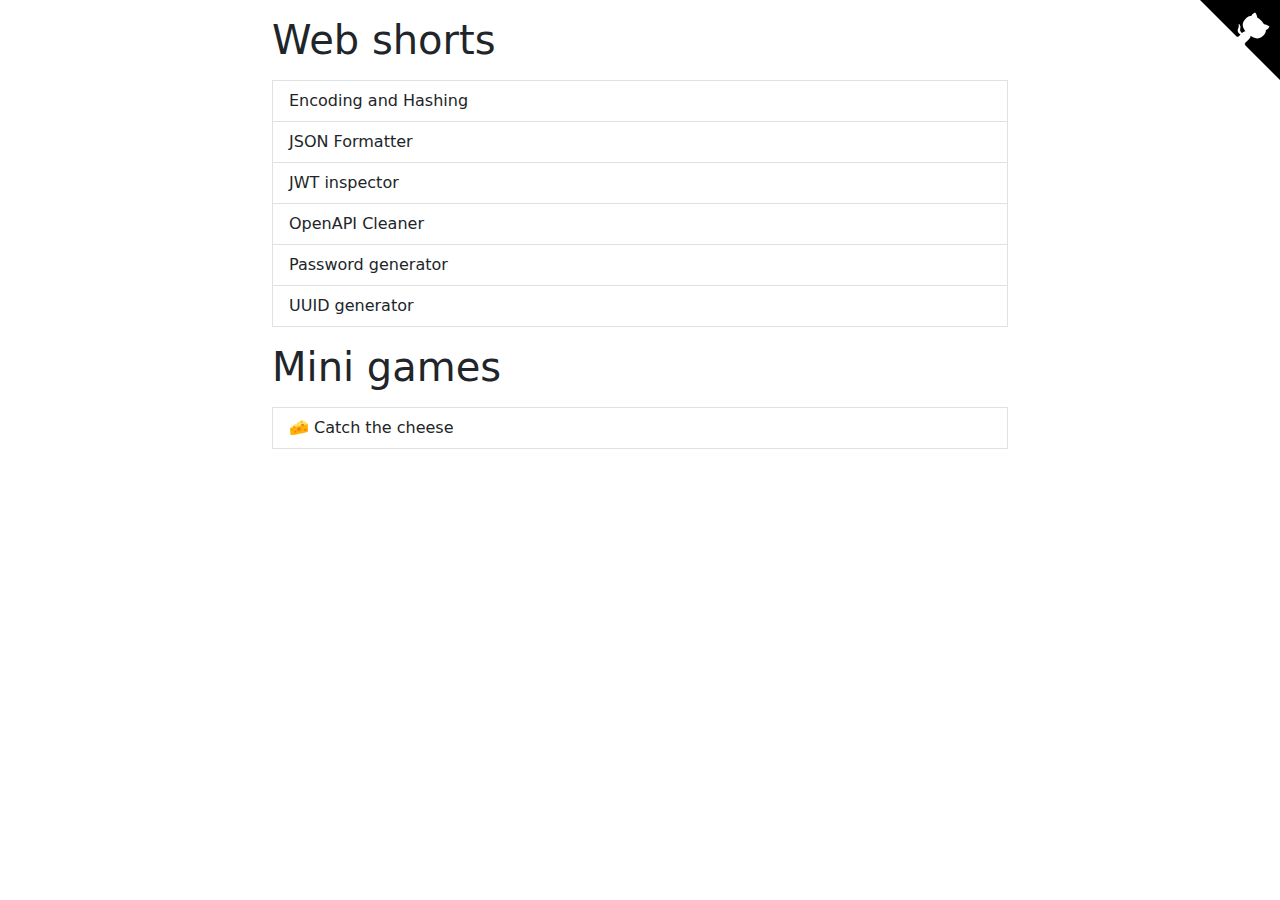
<file: index.html>
<!DOCTYPE html>
<html lang="en" class="d-flex h-100">
<head>
  <meta charset="UTF-8">
  <meta name="viewport" content="width=device-width, initial-scale=1.0">
  <title>Web shorts</title>
  <link rel="icon" href="data:image/svg+xml,<svg xmlns=%22http://www.w3.org/2000/svg%22 viewBox=%220 0 100 100%22><text y=%22.9em%22 font-size=%2290%22>⚙️</text></svg>">
  <link href="https://cdn.jsdelivr.net/npm/bootstrap@5.3.3/dist/css/bootstrap.min.css" rel="stylesheet" integrity="sha384-QWTKZyjpPEjISv5WaRU9OFeRpok6YctnYmDr5pNlyT2bRjXh0JMhjY6hW+ALEwIH" crossorigin="anonymous">
  <link href="theme.css"  rel="stylesheet" />
  <script type="module" src="darkModeSupport.js" defer></script>
</head>
<body class="flex-fill">
  <a href="https://github.com/grimly/web-shorts" style="position: absolute; top: 0; right: 0;">
    <img alt="Fork me on SGithub" src="github.svg">
  </a>
  <div class="container">
    <div class="row justify-content-center">
      <div class="col-8">
        <h1 class="my-3">Web shorts</h1>
        <div class="list-group bg-lvl1">
          <a class="list-group-item list-group-item-action" href="encoding.html">
            Encoding and Hashing
          </a>
          <a class="list-group-item list-group-item-action" href="formatJson.html">
            JSON Formatter
          </a>
          <a class="list-group-item list-group-item-action" href="jwt.html">
            JWT inspector
          </a>
          <a class="list-group-item list-group-item-action" href="openapiCleaner.html">
            OpenAPI Cleaner
          </a>
          <a class="list-group-item list-group-item-action" href="password.html">
            Password generator
          </a>
          <a class="list-group-item list-group-item-action" href="uuid.html">
            UUID generator
          </a>
        </div>
      </div>
      <div class="col-8">
        <h1 class="my-3">Mini games</h1>
        <div class="list-group bg-lvl1">
          <a class="list-group-item list-group-item-action" href="catchTheCheese.html">
            🧀 Catch the cheese
          </a>
        </div>
      </div>
    </div>
  </div>
</body>
</html>
</file>
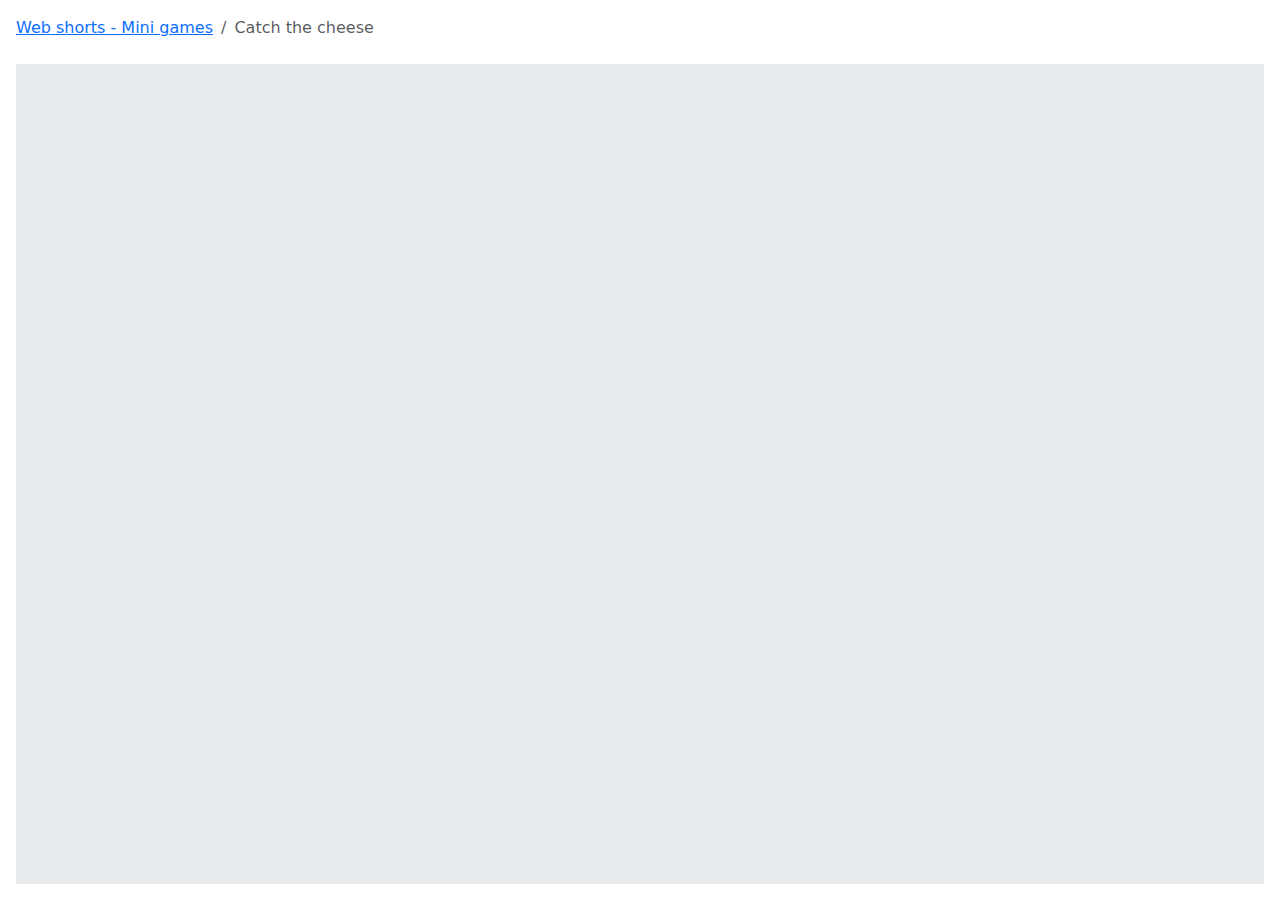
<file: catchTheCheese.html>
<!DOCTYPE html>
<html lang="en" class="d-flex h-100">
<head>
  <meta charset="UTF-8">
  <meta name="viewport" content="width=device-width, initial-scale=1.0">
  <title>Catch the cheese</title>
  <link rel="icon" href="data:image/svg+xml,<svg xmlns=%22http://www.w3.org/2000/svg%22 viewBox=%220 0 100 100%22><text y=%22.9em%22 font-size=%2290%22>🧀</text></svg>">
  <link href="https://cdn.jsdelivr.net/npm/bootstrap@5.3.3/dist/css/bootstrap.min.css" rel="stylesheet" integrity="sha384-QWTKZyjpPEjISv5WaRU9OFeRpok6YctnYmDr5pNlyT2bRjXh0JMhjY6hW+ALEwIH" crossorigin="anonymous">
  <link href="theme.css"  rel="stylesheet" />
  <script type="module" src="darkModeSupport.js" defer></script>
  <script type="module" src="catchTheCheese.js" defer></script>
</head>
<body class="flex-fill d-flex p-3 flex-column">
  <nav aria-label="breadcrumb">
    <ol class="breadcrumb mb-4">
      <li class="breadcrumb-item"><a href="index.html">Web shorts - Mini games</a></li>
      <li class="breadcrumb-item active" aria-current="page">
        Catch the cheese
      </li>
    </ol>
  </nav>
  <div id="playground" class="flex-fill bg-body-secondary" style="font-size: 3rem; cursor: url('data:image/svg+xml,<svg xmlns=%22http://www.w3.org/2000/svg%22 viewBox=%220 0 100 100%22 height=%223rem%22><text y=%22.9em%22 font-size=%2285%22>🐭</text></svg>'), default;">
    <div id="cheese" style="height: 6rem; width: 6rem" class="position-relative align-content-end m-0 p-0 text-end d-none">🧀</div>
  </div>
</body>
</file>
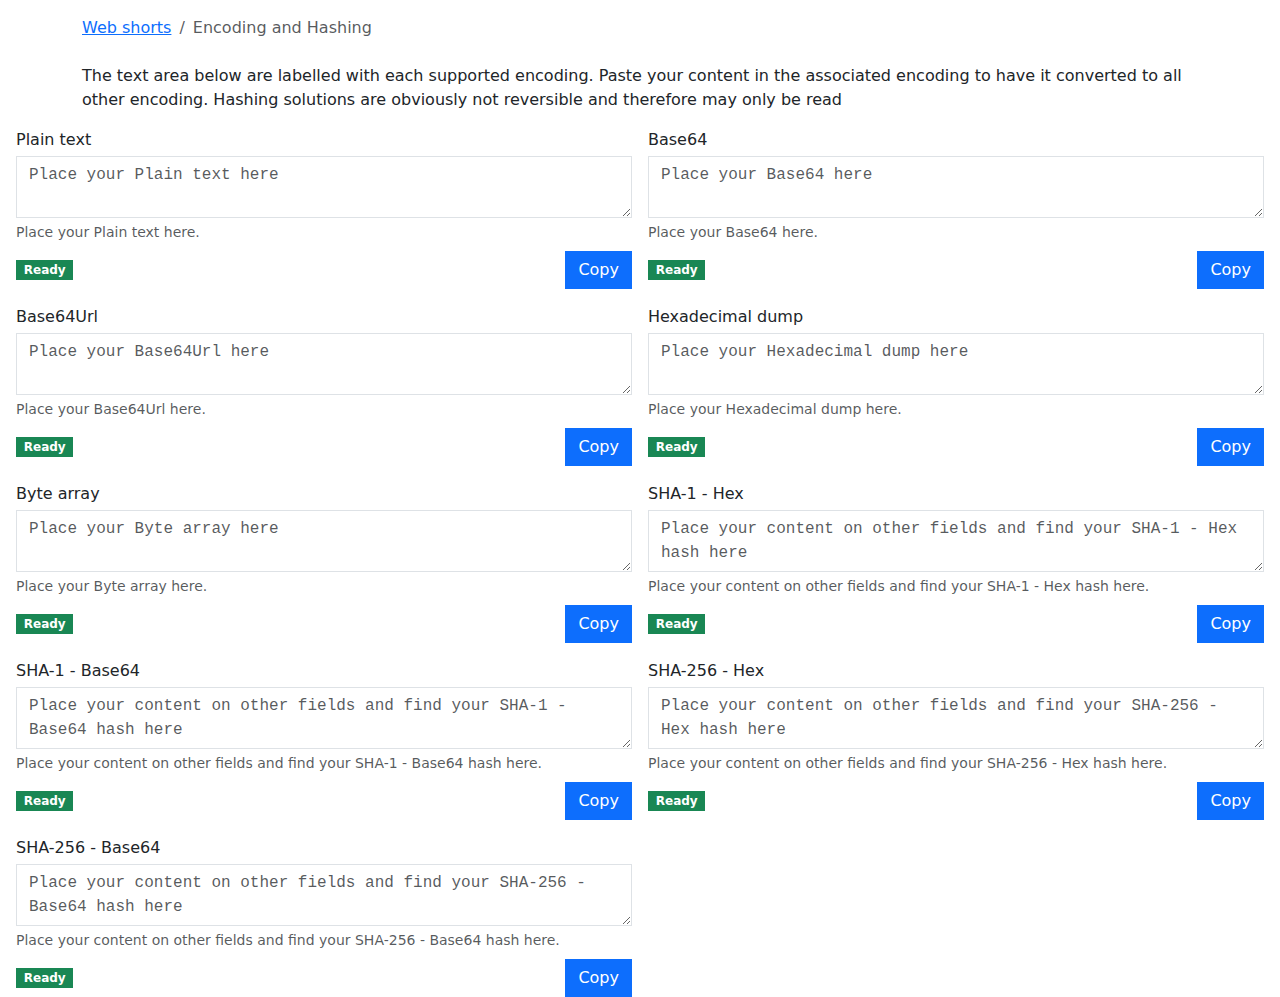
<file: encoding.html>
<!DOCTYPE html>
<html lang="en" class="d-flex h-100">
<head>
  <meta charset="UTF-8">
  <meta name="viewport" content="width=device-width, initial-scale=1.0">
  <title>Encoding and Hashing</title>
  <link rel="icon" href="data:image/svg+xml,<svg xmlns=%22http://www.w3.org/2000/svg%22 viewBox=%220 0 100 100%22><text y=%22.9em%22 font-size=%2290%22>⚙️</text></svg>">
  <link href="https://cdn.jsdelivr.net/npm/bootstrap@5.3.3/dist/css/bootstrap.min.css" rel="stylesheet" integrity="sha384-QWTKZyjpPEjISv5WaRU9OFeRpok6YctnYmDr5pNlyT2bRjXh0JMhjY6hW+ALEwIH" crossorigin="anonymous">
  <link href="theme.css"  rel="stylesheet" />
  <script type="module" src="encoding.js" defer></script>
  <script type="module" src="darkModeSupport.js" defer></script>
  <style>
    #encodings {
      display: grid;
      grid-template-columns: repeat(var(--columns-counts, 1), 1fr);
      gap: 1rem;
    }

    @media screen and (min-width: 1024px) { /* LG */
      :root{
        --columns-counts: 2;
      }
    }
    @media screen and (min-width: 1440px) { /* XL */
      :root{
        --columns-counts: 3;
      }
    }
    @media screen and (min-width: 1920px) { /* XXL */
      :root{
        --columns-counts: 4;
      }
    }
  </style>
</head>
<body class="flex-fill d-flex flex-column p-3">
  <div class="container">
    <nav aria-label="breadcrumb">
      <ol class="breadcrumb mb-4">
        <li class="breadcrumb-item"><a href="index.html">Web shorts</a></li>
        <li class="breadcrumb-item active" aria-current="page">Encoding and Hashing</li>
      </ol>
    </nav>
    <p id="summary" class="mb-3">
      The text area below are labelled with each supported encoding.
      Paste your content in the associated encoding to have it converted to all other encoding.
      Hashing solutions are obviously not reversible and therefore may only be read
    </p>
  </div>
  <div id="encodings" class="flex-fill">
  </div>
</body>
</html>
</file>
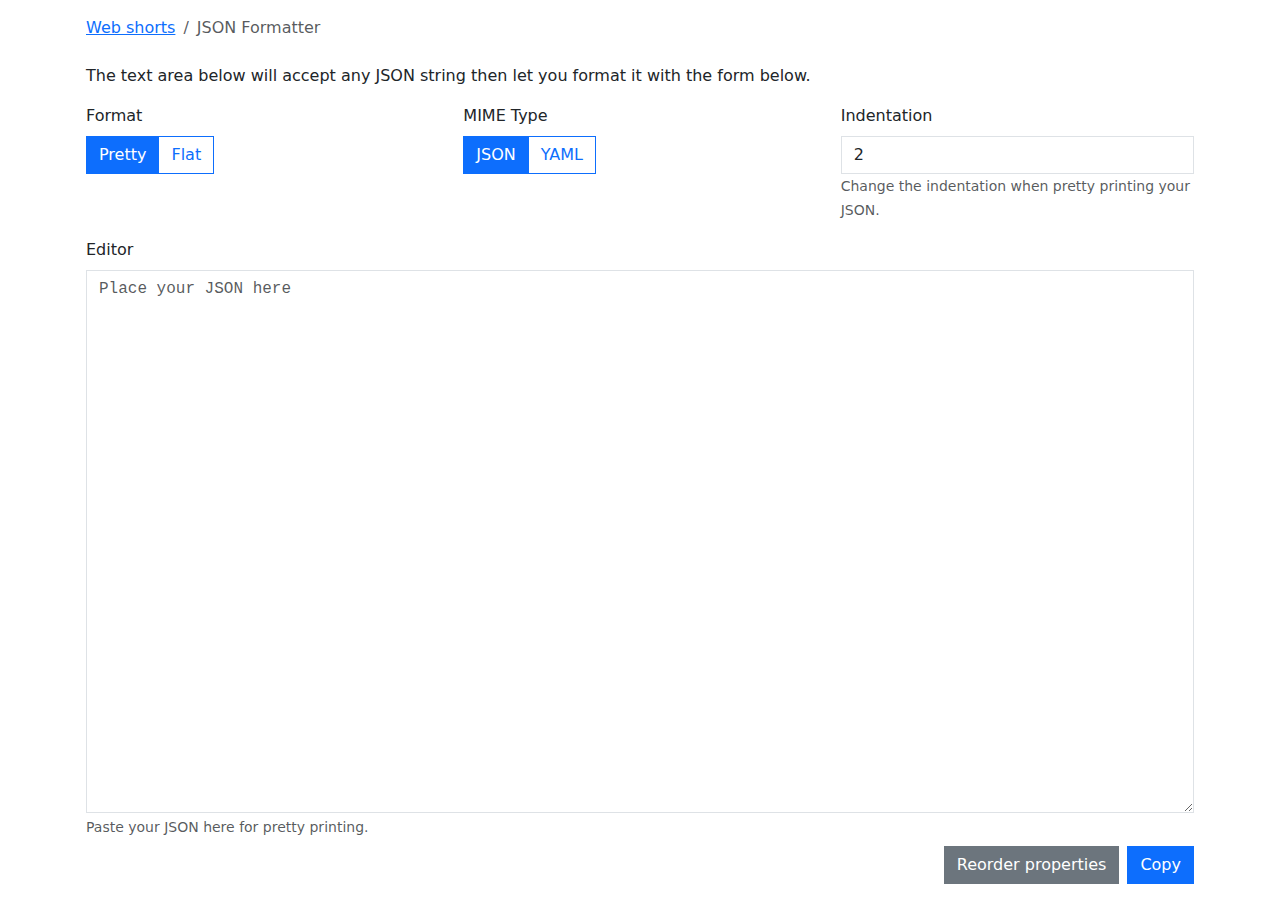
<file: formatJson.html>
<!DOCTYPE html>
<html lang="en" class="d-flex h-100">
<head>
  <meta charset="UTF-8">
  <meta name="viewport" content="width=device-width, initial-scale=1.0">
  <title>JSON Formatter</title>
  <link rel="icon" href="data:image/svg+xml,<svg xmlns=%22http://www.w3.org/2000/svg%22 viewBox=%220 0 100 100%22><text y=%22.9em%22 font-size=%2290%22>⚙️</text></svg>">
  <link href="https://cdn.jsdelivr.net/npm/bootstrap@5.3.3/dist/css/bootstrap.min.css" rel="stylesheet" integrity="sha384-QWTKZyjpPEjISv5WaRU9OFeRpok6YctnYmDr5pNlyT2bRjXh0JMhjY6hW+ALEwIH" crossorigin="anonymous">
  <link href="theme.css"  rel="stylesheet" />
  <script type="module" src="darkModeSupport.js" defer></script>
  <script type="module" src="formatJson.js" defer></script>
</head>
<body class="flex-fill d-flex">
  <div class="flex-fill container d-flex flex-column p-3">
    <nav aria-label="breadcrumb">
      <ol class="breadcrumb mb-4">
        <li class="breadcrumb-item"><a href="index.html">Web shorts</a></li>
        <li class="breadcrumb-item active" aria-current="page">
          JSON Formatter
        </li>
      </ol>
    </nav>
    <p class="mb-3">
      The text area below will accept any JSON string then let you format it with the form below.
    </p>
    <form id="config" class="mb-3 row">
      <div class="col">
        <label class="pb-2">Format</label>
        <div class="btn-group d-block">
          <input id="format-pretty" class="btn-check" checked type="radio" name="format" value="pretty" autocomplete="off">
          <label for="format-pretty" class="btn btn-outline-primary">
            Pretty
          </label><!--
        --><input id="format-flat" class="btn-check" type="radio" name="format" value="flat" autocomplete="off"><!--
        --><label for="format-flat" class="btn btn-outline-primary">
            Flat
          </label>
        </div>
      </div>
      <div class="col">
        <label class="pb-2">MIME Type</label>
        <div class="btn-group d-block">
          <input id="mime-json" class="btn-check" checked type="radio" name="type" value="json" autocomplete="off">
          <label for="mime-json" class="btn btn-outline-primary">
            JSON
          </label><!--
        --><input id="mime-yaml" class="btn-check" type="radio" name="type" value="yaml" autocomplete="off"><!--
        --><label for="mime-yaml" class="btn btn-outline-primary">
            YAML
          </label>
        </div>
      </div>
      <div class="col">
        <label id="indentationLabel" for="indentation" class="pb-2">Indentation</label>
        <input id="indentation"
               name="indentation"
               type="number"
               class="form-control"
               placeholder="Indentation"
               aria-labelledby="indentationLabel"
               aria-describedby="indentationHelpBlock"
               value="2"/>
        <small id="indentationHelpBlock" class="form-text text-muted">
          Change the indentation when pretty printing your JSON.
        </small>
      </div>
    </form>
    <form id="editorForm" class="flex-grow-1 d-flex flex-column">
      <div class="flex-grow-1 d-flex flex-column">
        <label id="editorLabel" for="editor" class="pb-2">Editor</label>
        <textarea id="editor"
                  name="editor"
                  class="form-control flex-grow-1"
                  style="font-family: SFMono-Regular,Menlo,Monaco,Consolas,'Liberation Mono','Courier New',monospace; overflow-y: auto"
                  placeholder="Place your JSON here"
                  aria-labelledby="editorLabel"
                  aria-describedby="editorHelpBlock"></textarea>
        <small id="editorHelpBlock" class="form-text text-muted">
          Paste your JSON here for pretty printing.
        </small>
      </div>
      <div class="d-flex align-items-start mt-2">
        <span id="validation" class="badge">Getting prepared</span>
        <button class="ms-auto btn btn-secondary btn-icon-start" id="reorder" type="button">
          Reorder properties
        </button>
        <button class="ms-2 btn btn-primary btn-icon-start" type="submit">
          Copy
        </button>
      </div>
    </form>
  </div>
</body>
</html>
</file>
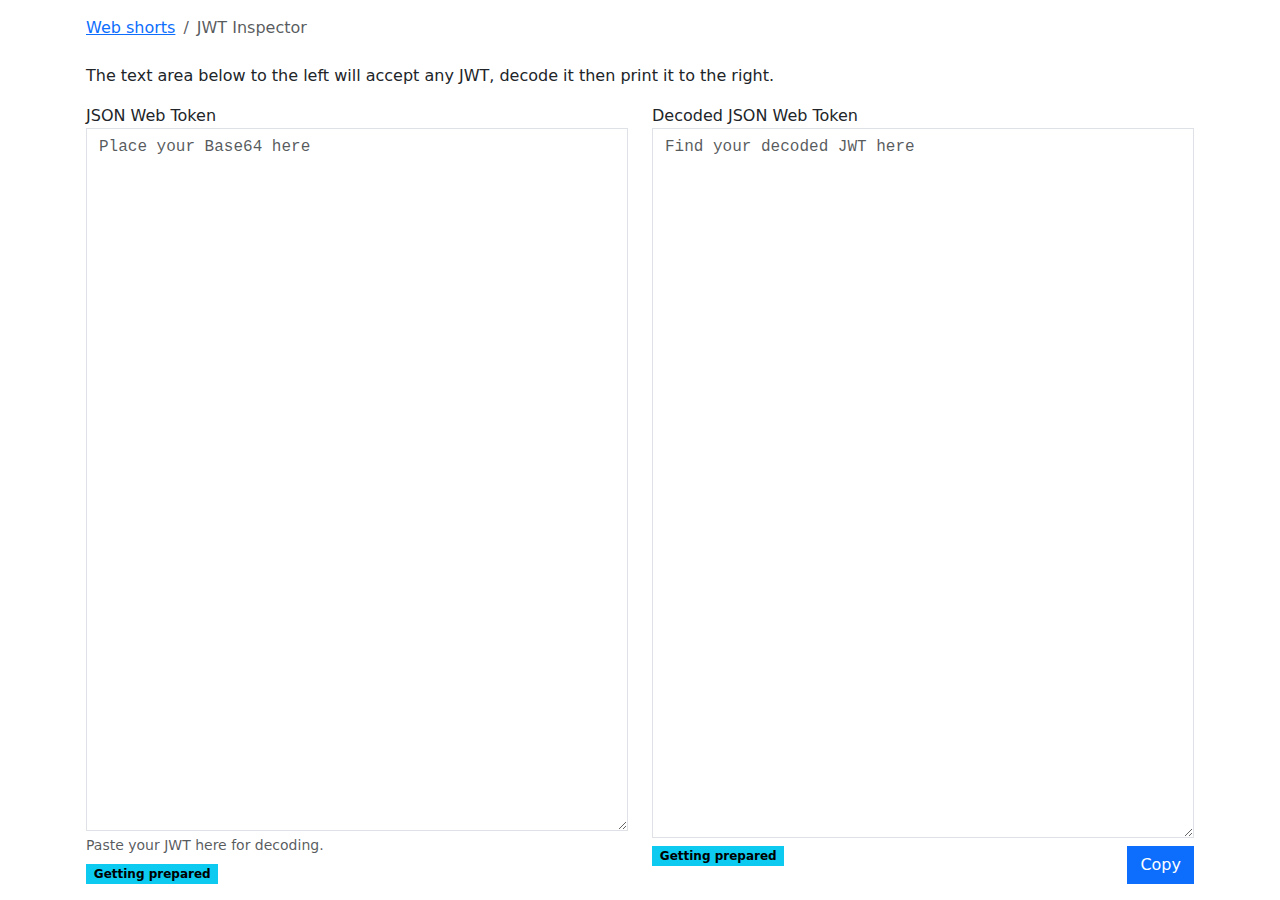
<file: jwt.html>
<!DOCTYPE html>
<html lang="en" class="d-flex h-100">
<head>
  <meta charset="UTF-8">
  <meta name="viewport" content="width=device-width, initial-scale=1.0">
  <title>JWT Inspector</title>
  <link rel="icon" href="data:image/svg+xml,<svg xmlns=%22http://www.w3.org/2000/svg%22 viewBox=%220 0 100 100%22><text y=%22.9em%22 font-size=%2290%22>⚙️</text></svg>">
  <link href="https://cdn.jsdelivr.net/npm/bootstrap@5.3.3/dist/css/bootstrap.min.css" rel="stylesheet" integrity="sha384-QWTKZyjpPEjISv5WaRU9OFeRpok6YctnYmDr5pNlyT2bRjXh0JMhjY6hW+ALEwIH" crossorigin="anonymous">
  <link href="theme.css"  rel="stylesheet" />
  <script type="module" src="darkModeSupport.js" defer></script>
  <script type="module" src="jwt.js" defer></script>
</head>
<body class="flex-fill d-flex">
  <div class="flex-fill container d-flex flex-column p-3">
    <nav aria-label="breadcrumb">
      <ol class="breadcrumb mb-4">
        <li class="breadcrumb-item"><a href="index.html">Web shorts</a></li>
        <li class="breadcrumb-item active" aria-current="page">
          JWT Inspector
        </li>
      </ol>
    </nav>
    <p class="mb-3">
      The text area below to the left will accept any JWT, decode it then print it to the right.
    </p>
    <div class="flex-fill d-flex row">
      <form id="encoded" class="col d-flex flex-column">
        <label for="encodedArea">JSON Web Token</label>
        <textarea id="encodedArea"
                  name="area"
                  class="form-control flex-grow-1"
                  style="font-family: SFMono-Regular,Menlo,Monaco,Consolas,'Liberation Mono','Courier New',monospace; overflow-y: auto"
                  placeholder="Place your Base64 here"
                  aria-describedby="encodedHelpBlock"></textarea>
        <small id="encodedHelpBlock" class="form-text text-muted">
          Paste your JWT here for decoding.
        </small>
        <div class="d-flex align-items-start mt-2">
          <span class="badge text-bg-info" el="badge">Getting prepared</span>
        </div>
      </form>
      <form id="decoded" class="col d-flex flex-column">
        <label for="decodedArea">Decoded JSON Web Token</label>
        <textarea id="decodedArea"
                  name="area"
                  class="form-control flex-grow-1"
                  style="font-family: SFMono-Regular,Menlo,Monaco,Consolas,'Liberation Mono','Courier New',monospace; overflow-y: auto"
                  placeholder="Find your decoded JWT here"
                  readonly></textarea>
        <div class="d-flex align-items-start mt-2">
          <span class="badge text-bg-info" el="badge">Getting prepared</span>
          <button class="ms-auto btn btn-primary btn-icon-start" el="copyAction">
            Copy
          </button>
        </div>
      </form>
    </div>
  </div>
</body>
</html>
</file>
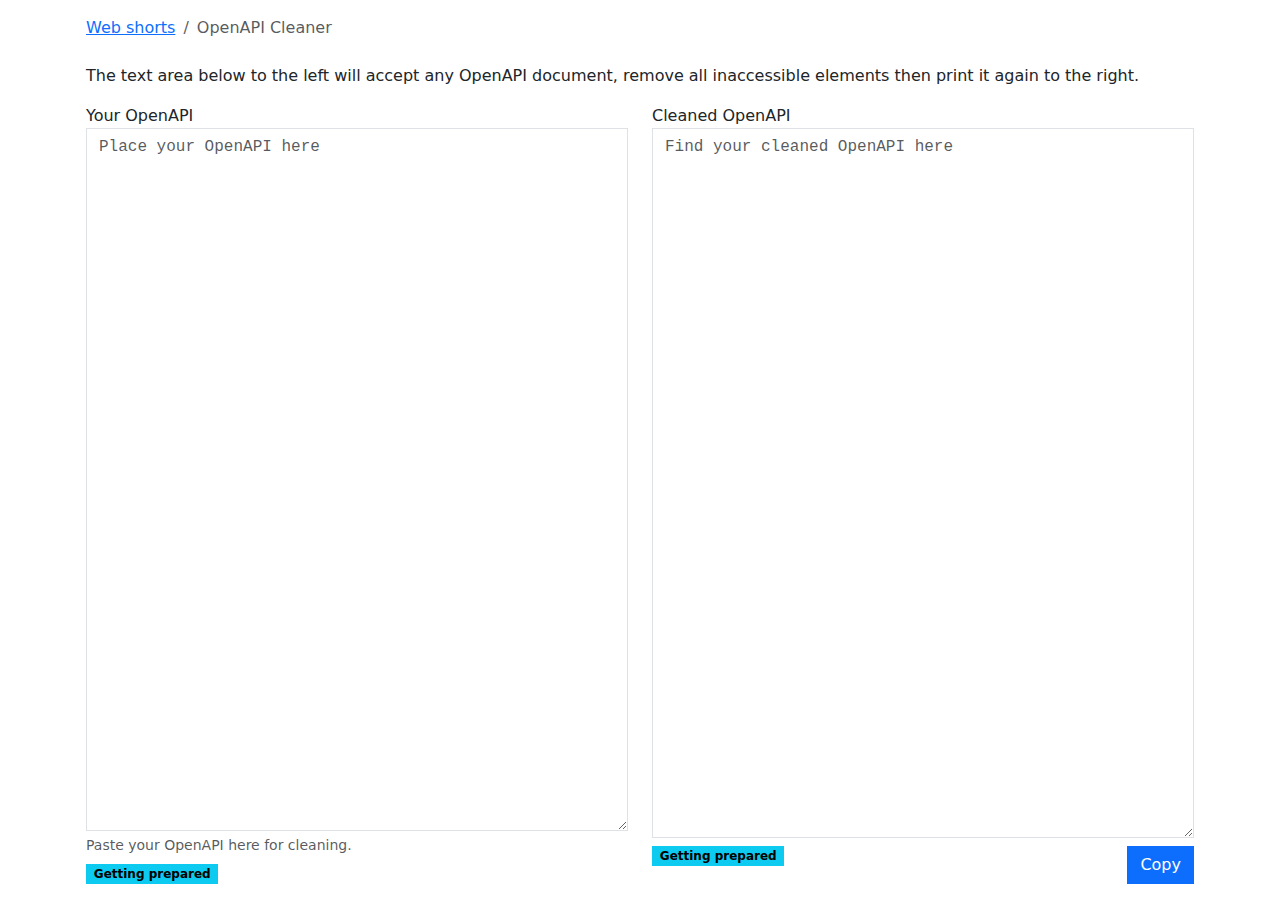
<file: openapiCleaner.html>
<!DOCTYPE html>
<html lang="en" class="d-flex h-100">
<head>
  <meta charset="UTF-8">
  <meta name="viewport" content="width=device-width, initial-scale=1.0">
  <title>OpenAPI Cleaner</title>
  <link rel="icon" href="data:image/svg+xml,<svg xmlns=%22http://www.w3.org/2000/svg%22 viewBox=%220 0 100 100%22><text y=%22.9em%22 font-size=%2290%22>⚙️</text></svg>">
  <link href="https://cdn.jsdelivr.net/npm/bootstrap@5.3.3/dist/css/bootstrap.min.css" rel="stylesheet" integrity="sha384-QWTKZyjpPEjISv5WaRU9OFeRpok6YctnYmDr5pNlyT2bRjXh0JMhjY6hW+ALEwIH" crossorigin="anonymous">
  <link href="theme.css"  rel="stylesheet" />
  <script type="module" src="darkModeSupport.js" defer></script>
  <script type="module" src="openapiCleaner.js" defer></script>
</head>
<body class="flex-fill d-flex">
  <div class="flex-fill container d-flex flex-column p-3">
    <nav aria-label="breadcrumb">
      <ol class="breadcrumb mb-4">
        <li class="breadcrumb-item"><a href="index.html">Web shorts</a></li>
        <li class="breadcrumb-item active" aria-current="page">
          OpenAPI Cleaner
        </li>
      </ol>
    </nav>
    <p class="mb-3">
      The text area below to the left will accept any OpenAPI document, remove all inaccessible elements then print it again to the right.
    </p>
    <div class="flex-fill d-flex row">
      <form id="source" class="col d-flex flex-column">
        <label for="sourceArea">Your OpenAPI</label>
        <textarea id="sourceArea"
                  name="area"
                  class="form-control flex-grow-1"
                  style="font-family: SFMono-Regular,Menlo,Monaco,Consolas,'Liberation Mono','Courier New',monospace; overflow-y: auto"
                  placeholder="Place your OpenAPI here"
                  aria-describedby="sourceHelpBlock"></textarea>
        <small id="sourceHelpBlock" class="form-text text-muted">
          Paste your OpenAPI here for cleaning.
        </small>
        <div class="d-flex align-items-start mt-2">
          <span class="badge text-bg-info" el="badge">Getting prepared</span>
        </div>
      </form>
      <form id="cleaned" class="col d-flex flex-column">
        <label for="cleanedArea">Cleaned OpenAPI</label>
        <textarea id="cleanedArea"
                  name="area"
                  class="form-control flex-grow-1"
                  style="font-family: SFMono-Regular,Menlo,Monaco,Consolas,'Liberation Mono','Courier New',monospace; overflow-y: auto"
                  placeholder="Find your cleaned OpenAPI here"
                  readonly></textarea>
        <div class="d-flex align-items-start mt-2">
          <span class="badge text-bg-info" el="badge">Getting prepared</span>
          <button class="ms-auto btn btn-primary" el="copyAction">
            Copy
          </button>
        </div>
      </form>
    </div>
  </div>
</body>
</html>
</file>
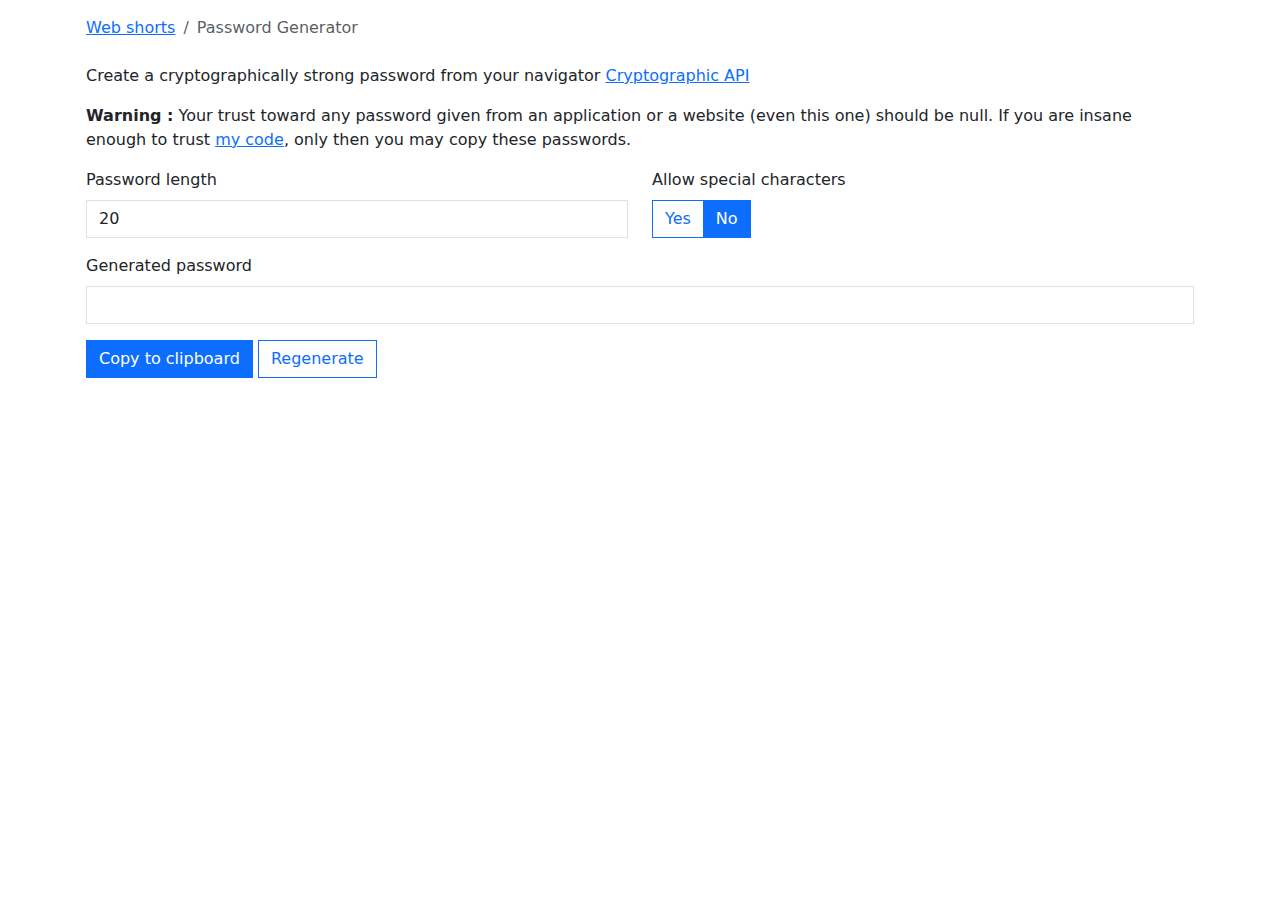
<file: password.html>
<!DOCTYPE html>
<html lang="en" class="d-flex h-100">
<head>
  <meta charset="UTF-8">
  <meta name="viewport" content="width=device-width, initial-scale=1.0">
  <title>Password Generator</title>
  <link rel="icon" href="data:image/svg+xml,<svg xmlns=%22http://www.w3.org/2000/svg%22 viewBox=%220 0 100 100%22><text y=%22.9em%22 font-size=%2290%22>⚙️</text></svg>">
  <link href="https://cdn.jsdelivr.net/npm/bootstrap@5.3.3/dist/css/bootstrap.min.css" rel="stylesheet" integrity="sha384-QWTKZyjpPEjISv5WaRU9OFeRpok6YctnYmDr5pNlyT2bRjXh0JMhjY6hW+ALEwIH" crossorigin="anonymous">
  <link href="theme.css"  rel="stylesheet" />
  <script type="module" src="darkModeSupport.js" defer></script>
  <script type="module" src="password.js" defer></script>
</head>
<body class="flex-fill d-flex">
  <div class="flex-fill container d-flex flex-column p-3">
    <nav aria-label="breadcrumb">
      <ol class="breadcrumb mb-4">
        <li class="breadcrumb-item"><a href="index.html">Web shorts</a></li>
        <li class="breadcrumb-item active" aria-current="page">
          Password Generator
        </li>
      </ol>
    </nav>
    <p class="mb-3">
      Create a cryptographically strong password from your navigator <a href="https://developer.mozilla.org/en-US/docs/Web/API/Web_Crypto_API">Cryptographic API</a>
    </p>
    <p class="mb-3">
      <strong>Warning :</strong>
      Your trust toward any password given from an application or a website (even this one) should be null.
      If you are insane enough to trust <a href="https://sgithub.fr.world.socgen/mturpin100217/web-shorts">my code</a>, only then you
      may copy these passwords.
    </p>
    <form id="config" class="mb-3 row">
      <div class="col">
        <label id="passwordLengthLabel" for="passwordLength" class="pb-2">Password length</label>
        <input id="passwordLength"
                name="passwordLength"
                class="form-control"
                aria-labelledby="passwordLengthLabel"
                type="number"
                value="20"
        />
      </div>
      <div class="col">
        <label class="pb-2">Allow special characters</label>
        <div class="btn-group btn-group-toggle d-block">
          <input id="special-yes" class="btn-check" type="radio" name="specials" value="true" autocomplete="off">
          <label for="special-yes" class="btn btn-outline-primary">
            Yes
          </label><!-- Blanks are not allowed between buttons in a group
       --><input id="special-no" class="btn-check" checked type="radio" name="specials" value="false" autocomplete="off"><!--
       --><label for="special-no" class="btn btn-outline-primary">
            No
          </label>
        </div>
      </div>
    </form>
    <form id="passwordForm">
      <div class="mb-3">
        <label id="passwordLabel" for="password" class="pb-2">Generated password</label>
        <input id="password"
                name="password"
                class="form-control"
                aria-labelledby="passwordLabel"
                readonly
                style="font-family: 'Source Code Pro', 'Lucida Console', 'Courier New', monospace"
        />
      </div>
      <div>
        <button id="copyClipboard" class="btn btn-primary">
          Copy to clipboard
        </button>
        <button id="regenerate" class="btn btn-outline-primary">
          Regenerate
        </button>
      </div>
    </form>
  </div>
</body>
</html>
</file>
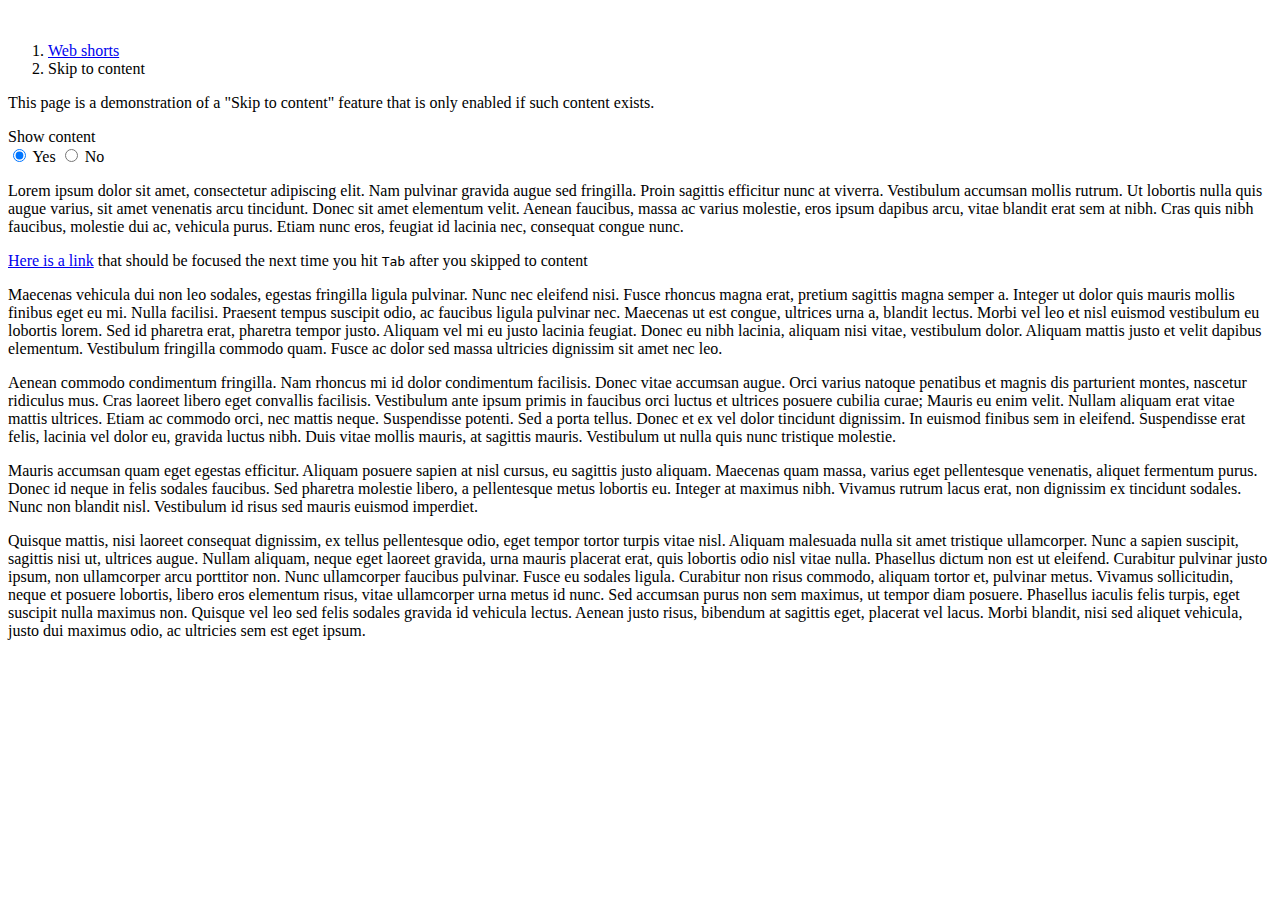
<file: skipToContent.html>
<!DOCTYPE html>
<html lang="en" class="d-flex h-100">
<head>
  <meta charset="UTF-8">
  <meta name="viewport" content="width=device-width, initial-scale=1.0">
  <title>Skip to content</title>
  <link rel="apple-touch-icon" sizes="180x180" href="icon/apple-touch-icon.png">
  <link rel="icon" type="image/png" sizes="512x512" href="icon/android-chrome-512x512.png">
  <link rel="icon" type="image/png" sizes="192x192" href="icon/android-chrome-192x192.png">
  <link rel="icon" type="image/png" sizes="32x32" href="icon/favicon-32x32.png">
  <link rel="icon" type="image/png" sizes="16x16" href="icon/favicon-16x16.png">
  <link rel="stylesheet" href="//shared-uat.fr.world.socgen/sg-bootstrap/v5/5.15.1/core/css/sg-bootstrap-dark.min.css">
  <link rel="stylesheet" href="//shared-uat.fr.world.socgen/sg-bootstrap/v5/5.15.1/icons/index.min.css">
  <script type="module" defer>
    import { combineLatest, distinctUntilChanged, fromEvent, map, merge, of, startWith, switchMap, takeUntil, tap } from "https://esm.sh/rxjs@7.8.1";

    const configForm = document.forms.config;
    const configuration = merge(
      fromEvent(configForm, 'input'),
      fromEvent(configForm, 'change')
    )
      .pipe(
        startWith(undefined),
        map(() => Array
          .from(new FormData(configForm).entries())
          .reduce(
            (col, [key, val]) => ({...col, [key]: val}),
            {}
          )
        ),
        map(({indentation, ...rest}) => ({indentation: Number(indentation) || 0, ...rest})),
        distinctUntilChanged((a, b) => JSON.stringify(a) === JSON.stringify(b))
      );

    const content = document.getElementById("content");
    const marker = document.createComment("marker");
    content.parentElement.insertBefore(marker, content);

    configuration.pipe(map(({hasContent}) => hasContent === "true")).subscribe(hasContent => {
      if (hasContent) {
        marker.parentElement.insertBefore(content, marker.nextSibling);
      } else {
        if (content.parentElement) {
          content.parentElement.removeChild(content);
        }
      }
    })
  </script>
  <style>
    #skipToContent:not(:focus) {
      opacity: 0;
      pointer-events: none;
    }
    :root:not(:has(#content)) #skipToContent {
      display: none;
      color: red!important;
    }
  </style>
</head>
<body class="flex-fill d-flex">
  <div class="flex-fill container d-flex flex-column p-3">
    <a id="skipToContent" class="btn btn-primary btn-lg position-absolute" href="#content">Skip to content</a>
    <nav aria-label="breadcrumb">
      <ol class="breadcrumb mb-4">
        <li class="breadcrumb-item"><a href="index.html">Web shorts</a></li>
        <li class="breadcrumb-item active" aria-current="page">
          Skip to content
        </li>
      </ol>
    </nav>
    <p class="mb-3">
      This page is a demonstration of a "Skip to content" feature that is only enabled if such content exists.
    </p>
    <form id="config" class="mb-3">
      <div class="row">
        <div class="col">
          <label>Show content</label>
          <div class="btn-group btn-group-toggle d-block">
            <input id="content-inserted" class="btn-check" checked type="radio" name="hasContent" value="true" autocomplete="off">
            <label for="content-inserted" class="btn btn-toggle-primary">
              Yes
            </label><!--
          --><input id="content-excluded" class="btn-check" type="radio" name="hasContent" value="false" autocomplete="off"><!--
          --><label for="content-excluded" class="btn btn-toggle-primary">
              No
            </label>
          </div>
        </div>
      </div>
    </form>
    <div class="flex-fill d-flex row">
      <div id="content" class="border border-secondary p-3 col">
        <p class="mb-3">
        Lorem ipsum dolor sit amet, consectetur adipiscing elit. Nam pulvinar gravida augue sed fringilla. Proin sagittis efficitur nunc at viverra. Vestibulum accumsan mollis rutrum. Ut lobortis nulla quis augue varius, sit amet venenatis arcu tincidunt. Donec sit amet elementum velit. Aenean faucibus, massa ac varius molestie, eros ipsum dapibus arcu, vitae blandit erat sem at nibh. Cras quis nibh faucibus, molestie dui ac, vehicula purus. Etiam nunc eros, feugiat id lacinia nec, consequat congue nunc.
        </p>
        <p class="mb-3"><a href="#">Here is a link</a> that should be focused the next time you hit <code>Tab</code> after you skipped to content</p>
        <p class="mb-3">
        Maecenas vehicula dui non leo sodales, egestas fringilla ligula pulvinar. Nunc nec eleifend nisi. Fusce rhoncus magna erat, pretium sagittis magna semper a. Integer ut dolor quis mauris mollis finibus eget eu mi. Nulla facilisi. Praesent tempus suscipit odio, ac faucibus ligula pulvinar nec. Maecenas ut est congue, ultrices urna a, blandit lectus. Morbi vel leo et nisl euismod vestibulum eu lobortis lorem. Sed id pharetra erat, pharetra tempor justo. Aliquam vel mi eu justo lacinia feugiat. Donec eu nibh lacinia, aliquam nisi vitae, vestibulum dolor. Aliquam mattis justo et velit dapibus elementum. Vestibulum fringilla commodo quam. Fusce ac dolor sed massa ultricies dignissim sit amet nec leo.
        </p>
        <p class="mb-3">
        Aenean commodo condimentum fringilla. Nam rhoncus mi id dolor condimentum facilisis. Donec vitae accumsan augue. Orci varius natoque penatibus et magnis dis parturient montes, nascetur ridiculus mus. Cras laoreet libero eget convallis facilisis. Vestibulum ante ipsum primis in faucibus orci luctus et ultrices posuere cubilia curae; Mauris eu enim velit. Nullam aliquam erat vitae mattis ultrices. Etiam ac commodo orci, nec mattis neque. Suspendisse potenti. Sed a porta tellus. Donec et ex vel dolor tincidunt dignissim. In euismod finibus sem in eleifend. Suspendisse erat felis, lacinia vel dolor eu, gravida luctus nibh. Duis vitae mollis mauris, at sagittis mauris. Vestibulum ut nulla quis nunc tristique molestie.
        </p>
        <p class="mb-3">
        Mauris accumsan quam eget egestas efficitur. Aliquam posuere sapien at nisl cursus, eu sagittis justo aliquam. Maecenas quam massa, varius eget pellentesque venenatis, aliquet fermentum purus. Donec id neque in felis sodales faucibus. Sed pharetra molestie libero, a pellentesque metus lobortis eu. Integer at maximus nibh. Vivamus rutrum lacus erat, non dignissim ex tincidunt sodales. Nunc non blandit nisl. Vestibulum id risus sed mauris euismod imperdiet.
        </p>
        <p>
        Quisque mattis, nisi laoreet consequat dignissim, ex tellus pellentesque odio, eget tempor tortor turpis vitae nisl. Aliquam malesuada nulla sit amet tristique ullamcorper. Nunc a sapien suscipit, sagittis nisi ut, ultrices augue. Nullam aliquam, neque eget laoreet gravida, urna mauris placerat erat, quis lobortis odio nisl vitae nulla. Phasellus dictum non est ut eleifend. Curabitur pulvinar justo ipsum, non ullamcorper arcu porttitor non. Nunc ullamcorper faucibus pulvinar. Fusce eu sodales ligula. Curabitur non risus commodo, aliquam tortor et, pulvinar metus. Vivamus sollicitudin, neque et posuere lobortis, libero eros elementum risus, vitae ullamcorper urna metus id nunc. Sed accumsan purus non sem maximus, ut tempor diam posuere. Phasellus iaculis felis turpis, eget suscipit nulla maximus non. Quisque vel leo sed felis sodales gravida id vehicula lectus. Aenean justo risus, bibendum at sagittis eget, placerat vel lacus. Morbi blandit, nisi sed aliquet vehicula, justo dui maximus odio, ac ultricies sem est eget ipsum.
        </p>
      </div>
    </div>
  </div>
</body>
</html>
</file>
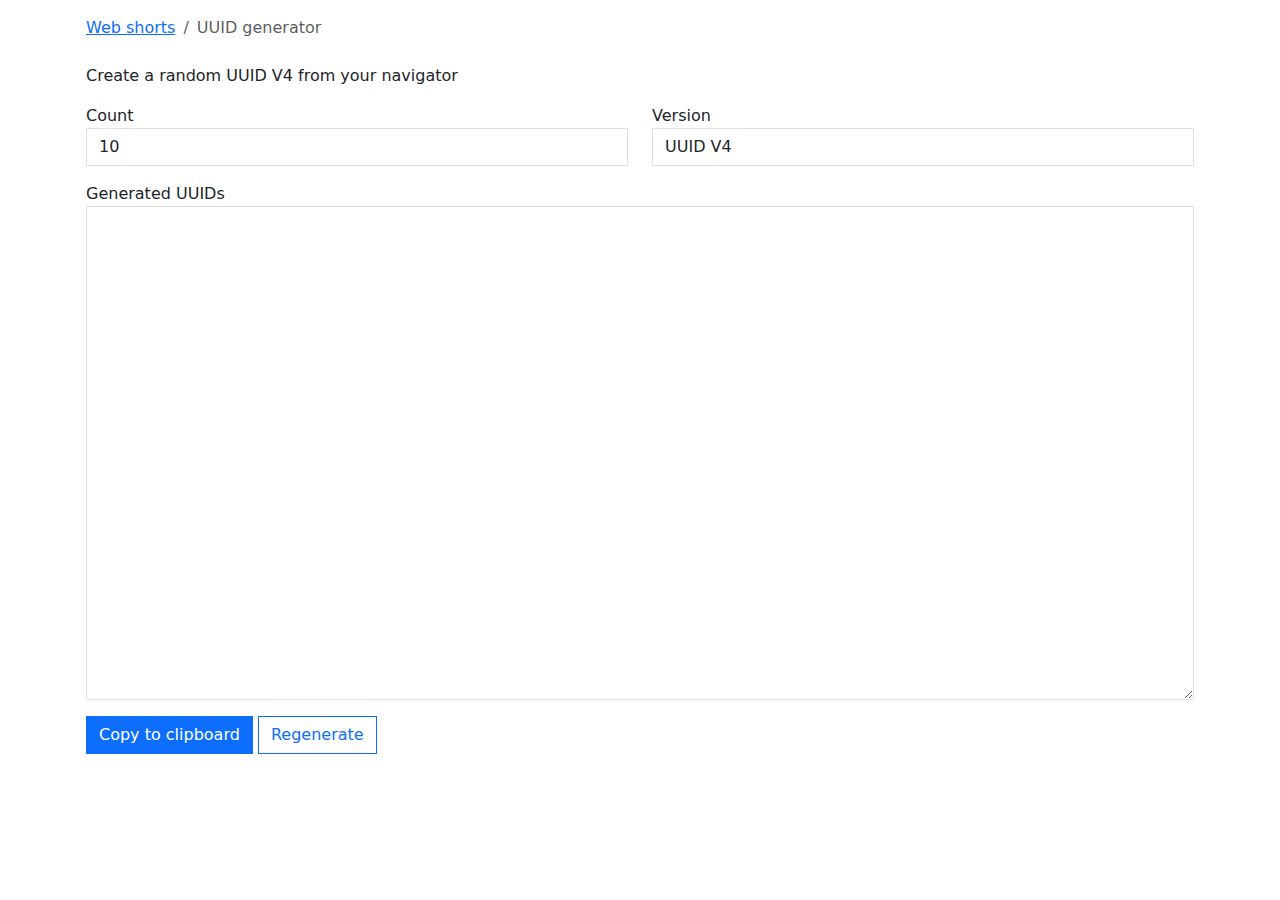
<file: uuid.html>
<!DOCTYPE html>
<html lang="en" class="d-flex h-100">
<head>
  <meta charset="UTF-8">
  <meta name="viewport" content="width=device-width, initial-scale=1.0">
  <title>UUID Generator</title>
  <link rel="icon" href="data:image/svg+xml,<svg xmlns=%22http://www.w3.org/2000/svg%22 viewBox=%220 0 100 100%22><text y=%22.9em%22 font-size=%2290%22>⚙️</text></svg>">
  <link href="https://cdn.jsdelivr.net/npm/bootstrap@5.3.3/dist/css/bootstrap.min.css" rel="stylesheet" integrity="sha384-QWTKZyjpPEjISv5WaRU9OFeRpok6YctnYmDr5pNlyT2bRjXh0JMhjY6hW+ALEwIH" crossorigin="anonymous">
  <link href="theme.css"  rel="stylesheet" />
  <script type="module" src="darkModeSupport.js" defer></script><!DOCTYPE html>
</head>
<body class="flex-fill d-flex">
  <div class="flex-fill container d-flex flex-column p-3">
    <nav aria-label="breadcrumb">
      <ol class="breadcrumb mb-4">
        <li class="breadcrumb-item"><a href="index.html">Web shorts</a></li>
        <li class="breadcrumb-item active" aria-current="page">
          UUID generator
        </li>
      </ol>
    </nav>
    <p class="mb-3">
      Create a random UUID V4 from your navigator
    </p>
    <form id="config" class="mb-3 row">
      <div class="col">
        <label id="uuidCountLabel" for="uuidCount">Count</label>
        <input id="uuidCount"
               name="uuidCount"
               class="form-control"
               aria-labelledby="uuidCountLabel"
               type="number"
               value="10"
               min="1"
               step="1"
               max="100"
        />
      </div>
      <div class="col">
        <label id="uuidVersionLabel" for="uuidVersion">Version</label>
        <select id="uuidVersion"
                name="uuidVersion"
                class="form-control"
                aria-labelledby="uuidVersionLabel"
        >
          <option value="V4" selected>UUID V4</option>
          <option value="V7">UUID V7</option>
        </select>
      </div>
    </form>
    <form id="uuidForm">
      <div class="mb-3">
        <label id="uuidLabel" for="password">Generated UUIDs</label>
        <textarea id="uuid"
                  name="uuid"
                  class="form-control"
                  aria-labelledby="uuidLabel"
                  readonly
                  style="font-family: 'Source Code Pro', 'Lucida Console', 'Courier New', monospace"
                  rows="20"
        >
        </textarea>
      </div>
      <div>
        <button id="copyClipboard" class="btn btn-primary btn-icon-text">
          Copy to clipboard
        </button>
        <button id="regenerate" class="btn btn-outline-primary btn-icon-text">
          Regenerate
        </button>
      </div>
    </form>
  </div>
  <script type="module">
    import { fromEvent, concat, of, merge, switchMap, map, tap, startWith, distinctUntilChanged } from "https://esm.sh/rxjs@7.8.1";
    import { randomUUIDV4, randomUUIDV7 } from "./uuid.js";

    const configForm = document.forms.config;
    const configuration = merge(
      fromEvent(configForm, 'input'),
      fromEvent(configForm, 'change')
    )
      .pipe(
        startWith(undefined),
        map(() => Array
          .from(new FormData(configForm).entries())
          .reduce(
            (col, [key, val]) => ({...col, [key]: val}),
            {}
          )
        ),
        map(({uuidCount, ...rest}) => ({uuidCount: Math.min(Math.max(Math.floor(Number(uuidCount) || 0), 1), 100), ...rest})),
        distinctUntilChanged((a, b) => JSON.stringify(a) === JSON.stringify(b))
      );

    const result = document.getElementById("uuid");
    const regenerate = fromEvent(document.getElementById("regenerate"), 'click')
      .pipe(
        tap(event => event.preventDefault())
      );

    configuration
      .pipe(
        switchMap(conf => concat(of(undefined), regenerate).pipe(
          map(() => conf),
        )),
        map(({uuidCount, uuidVersion}) => Array.from({length: uuidCount}, uuidVersion === "V7" ? randomUUIDV7 : randomUUIDV4 ).join("\n")),
      )
      .subscribe(r => result.value = r);

    fromEvent(document.forms.uuidForm, 'submit')
      .pipe(
        tap(event => event.preventDefault())
      )
      .subscribe(() => {
        if (navigator && navigator.clipboard && navigator.clipboard.writeText) {
          navigator.clipboard.writeText(result.value);
        } else {
          result.select();
          document.execCommand("copy");
        }
      });

  </script>
</body>
</html>
</file>
<file: theme.css>
:root {
  --bs-border-radius: 0;
  --bs-border-radius-sm: 0;
  --bs-border-radius-lg: 0;
  --bs-border-radius-xl: 0;
  --bs-border-radius-xxl: 0;
  --bs-border-radius-2xl: 0;
  --bs-border-radius-pill: 0;
}
</file>
